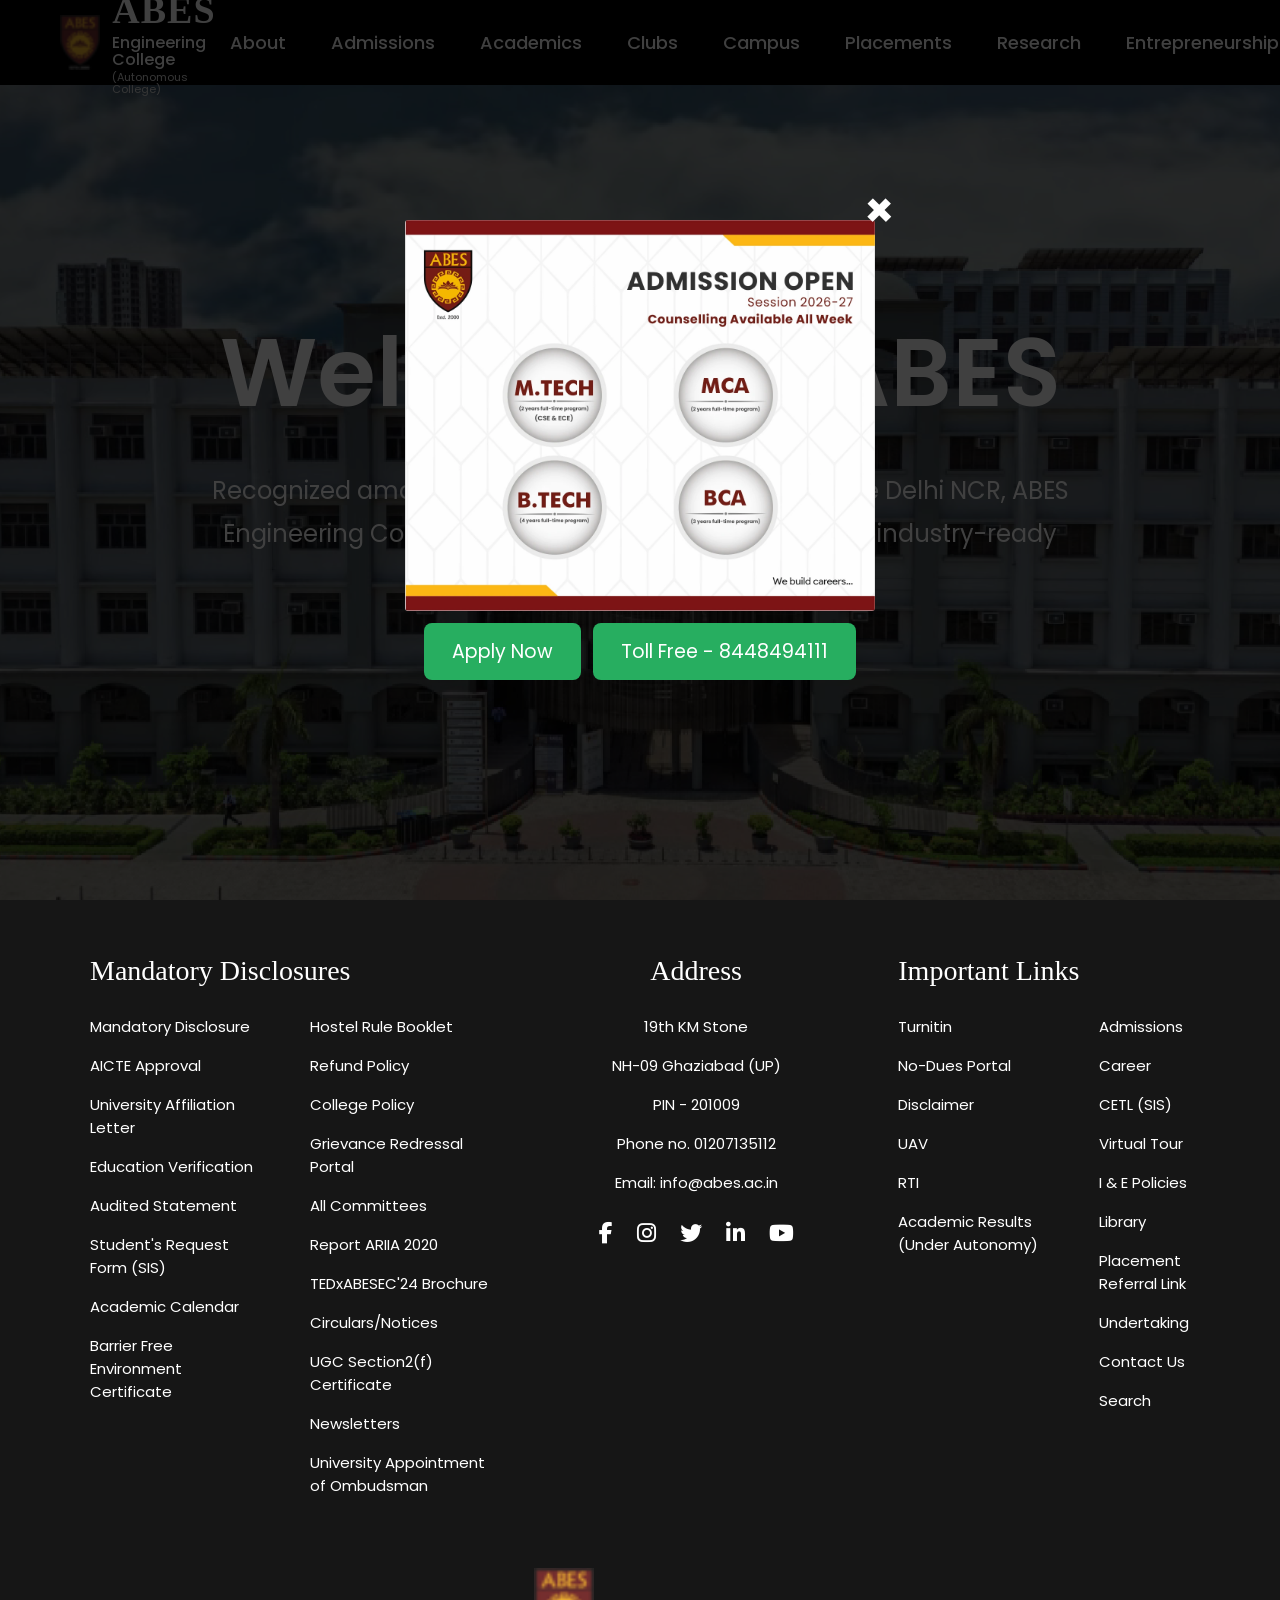
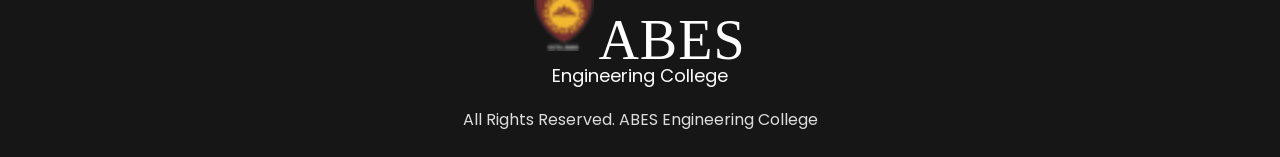
<file: abes webpage/index.html>
<!DOCTYPE html>
<html lang="en">

<head>

    <meta charset="UTF-8">
    <meta name="viewport" content="width=device-width, initial-scale=1.0">

    <title>ABES Engineering College</title>

    <link rel="icon" href="abeslogo.ico">

    <link rel="stylesheet" href="style.css">

    <link
        href="https://fonts.googleapis.com/css2?family=Poppins:wght@300;400;500;600;700&display=swap"
        rel="stylesheet">

    <link rel="stylesheet"
        href="https://cdnjs.cloudflare.com/ajax/libs/font-awesome/6.6.0/css/all.min.css">

</head>

<body>
    <!-- Admission Popup -->

<div id="popup" class="popup">

    <div class="popup-box">

        <span class="close">&times;</span>

        <img src="ABES-EC.webp" alt="Admission Popup">

        <div class="popup-buttons">

            <button class="apply-btn">Apply Now</button>

            <button class="call-btn">Toll Free - 8448494111</button>

        </div>

    </div>

</div>

    <!-- ================= Navbar ================= -->

    <header>

        <nav class="navbar">

            <div class="logo">

    <img src="abeslogo.ico" alt="ABES Logo">

    <div class="logo-text">

        <h2>ABES</h2>

        <h3>Engineering College</h3>

        <p>(Autonomous College)</p>

    </div>

</div>

            <ul class="nav-links">

                <li><a href="#">About</a></li>

                <li><a href="#">Admissions</a></li>

                <li><a href="#">Academics</a></li>

                <li><a href="#">Clubs</a></li>

                <li><a href="#">Campus</a></li>

                <li><a href="#">Placements</a></li>

                <li><a href="#">Research</a></li>

                <li><a href="#">Entrepreneurship</a></li>

            </ul>

        </nav>

    </header>


    <!-- ================= Hero ================= -->

    <section class="hero">

        <div class="overlay"></div>

        <div class="hero-content">

            <h1>Welcome to ABES</h1>

            <p>

                Recognized among the best engineering colleges in the Delhi NCR,

                ABES Engineering College blends academic excellence with

                industry-ready learning.

            </p>

        </div>

    </section>

    
    <!-- ===================== ABES AT A GLANCE ===================== -->

<!-- <section class="glance">

    <div class="pledge">
        <marquee behavior="scroll" direction="left" scrollamount="8">
            "We pledge to position India as a Vishwa Guru in AI, leading innovation, ethics, and education, fulfilling our commitment to excellence."
        </marquee>
    </div>

    <div class="glance-top">

        <div class="left">

            <h2>ABES at a Glance</h2>

        </div>

        <div class="right">

            <p>
                For over two decades, ABES has firmly established itself in
                society as an epitome of outcome-focused learning.
                Its enduring reputation embodies trust and value.
            </p>

        </div>

    </div>

    <hr>

    <div class="stats">

   <div class="stat">
    <h3 class="counter" data-target="2000" data-prefix="Est. ">0</h3>
    <p>Celebrating 26 Years Of Excellence</p>
</div>

    <div class="stat">
    <h3 class="counter" data-target="8090">0</h3>
    <p>Students in Campus</p>
</div>

       <div class="stat">
    <h3 class="counter" data-target="24000" data-suffix="+">0</h3>
    <p>Alumni Worldwide</p>
</div>

      <div class="stat">
<h3 class="counter" data-target="54">0</h3>
<p>Startups Incubated</p>
</div>

        <div class="stat">
<h3 class="counter" data-target="60" data-suffix=" LPA">0</h3>
<p>Highest Package in Placements 2025</p>
</div>

      <div class="stat">
<h3 class="counter" data-target="1692">0</h3>
<p>Offers in Placement 2025</p>
</div>

        <div class="stat">
<h3 class="counter" data-target="15.77" data-suffix=" Acres">0</h3>
<p>Campus With All Modern Facilities</p>
</div>


        <div class="stat">
<h3 class="counter" data-target="500" data-suffix="+">0</h3>
<p>Recruiters</p>
</div>

        <div class="stat">
<h3 class="counter" data-target="2690" data-suffix="+">0</h3>
<p>Scopus Publication</p>
</div>

       <div class="stat">
<h3 class="counter" data-target="375" data-suffix="+">0</h3>
<p>Published Patents</p>
</div>

        <div class="stat">
<h3 class="counter" data-target="9">0</h3>
<p>Granted Patents</p>
</div>

        <div class="stat">
<h3 class="counter" data-target="15" data-suffix=" Lacs">0</h3>
<p>Consultancy Received in 2024-25</p>
</div>
    </div>

</section>-->
<footer class="footer">

    <div class="footer-container">

        <!-- Left -->

        <div class="footer-column">

            <h2>Mandatory Disclosures</h2>

            <div class="footer-links">

                <div>
                    <p>Mandatory Disclosure</p>
                    <p>AICTE Approval</p>
                    <p>University Affiliation Letter</p>
                    <p>Education Verification</p>
                    <p>Audited Statement</p>
                    <p>Student's Request Form (SIS)</p>
                    <p>Academic Calendar</p>
                    <p>Barrier Free Environment Certificate</p>
                </div>

                <div>
                    <p>Hostel Rule Booklet</p>
                    <p>Refund Policy</p>
                    <p>College Policy</p>
                    <p>Grievance Redressal Portal</p>
                    <p>All Committees</p>
                    <p>Report ARIIA 2020</p>
                    <p>TEDxABESEC'24 Brochure</p>
                    <p>Circulars/Notices</p>
                    <p>UGC Section2(f) Certificate</p>
                    <p>Newsletters</p>
                    <p>University Appointment of Ombudsman</p>
                </div>

            </div>

        </div>


        <!-- Center -->

        <div class="footer-column address">

            <h2>Address</h2>

            <p>19th KM Stone</p>

            <p>NH-09 Ghaziabad (UP)</p>

            <p>PIN - 201009</p>

            <p>Phone no. 01207135112</p>

            <p>Email: info@abes.ac.in</p>

            <div class="social-icons">

                <i class="fab fa-facebook-f"></i>

                <i class="fab fa-instagram"></i>

                <i class="fab fa-twitter"></i>

                <i class="fab fa-linkedin-in"></i>

                <i class="fab fa-youtube"></i>

            </div>

        </div>


        <!-- Right -->

        <div class="footer-column">

            <h2>Important Links</h2>

            <div class="footer-links">

                <div>
                    <p>Turnitin</p>
                    <p>No-Dues Portal</p>
                    <p>Disclaimer</p>
                    <p>UAV</p>
                    <p>RTI</p>
                    <p>Academic Results (Under Autonomy)</p>
                </div>

                <div>
                    <p>Admissions</p>
                    <p>Career</p>
                    <p>CETL (SIS)</p>
                    <p>Virtual Tour</p>
                    <p>I & E Policies</p>
                    <p>Library</p>
                    <p>Placement Referral Link</p>
                    <p>Undertaking</p>
                    <p>Contact Us</p>
                    <p>Search</p>
                </div>

            </div>

        </div>

    </div>


    <div class="footer-bottom">

        <img src="abeslogo.ico" alt="ABES Logo">

        <h2>ABES</h2>

        <p>Engineering College</p>

        <span>All Rights Reserved. ABES Engineering College</span>

    </div>

</footer>
<script src="script.js"></script>

</body>

</html>
</file>
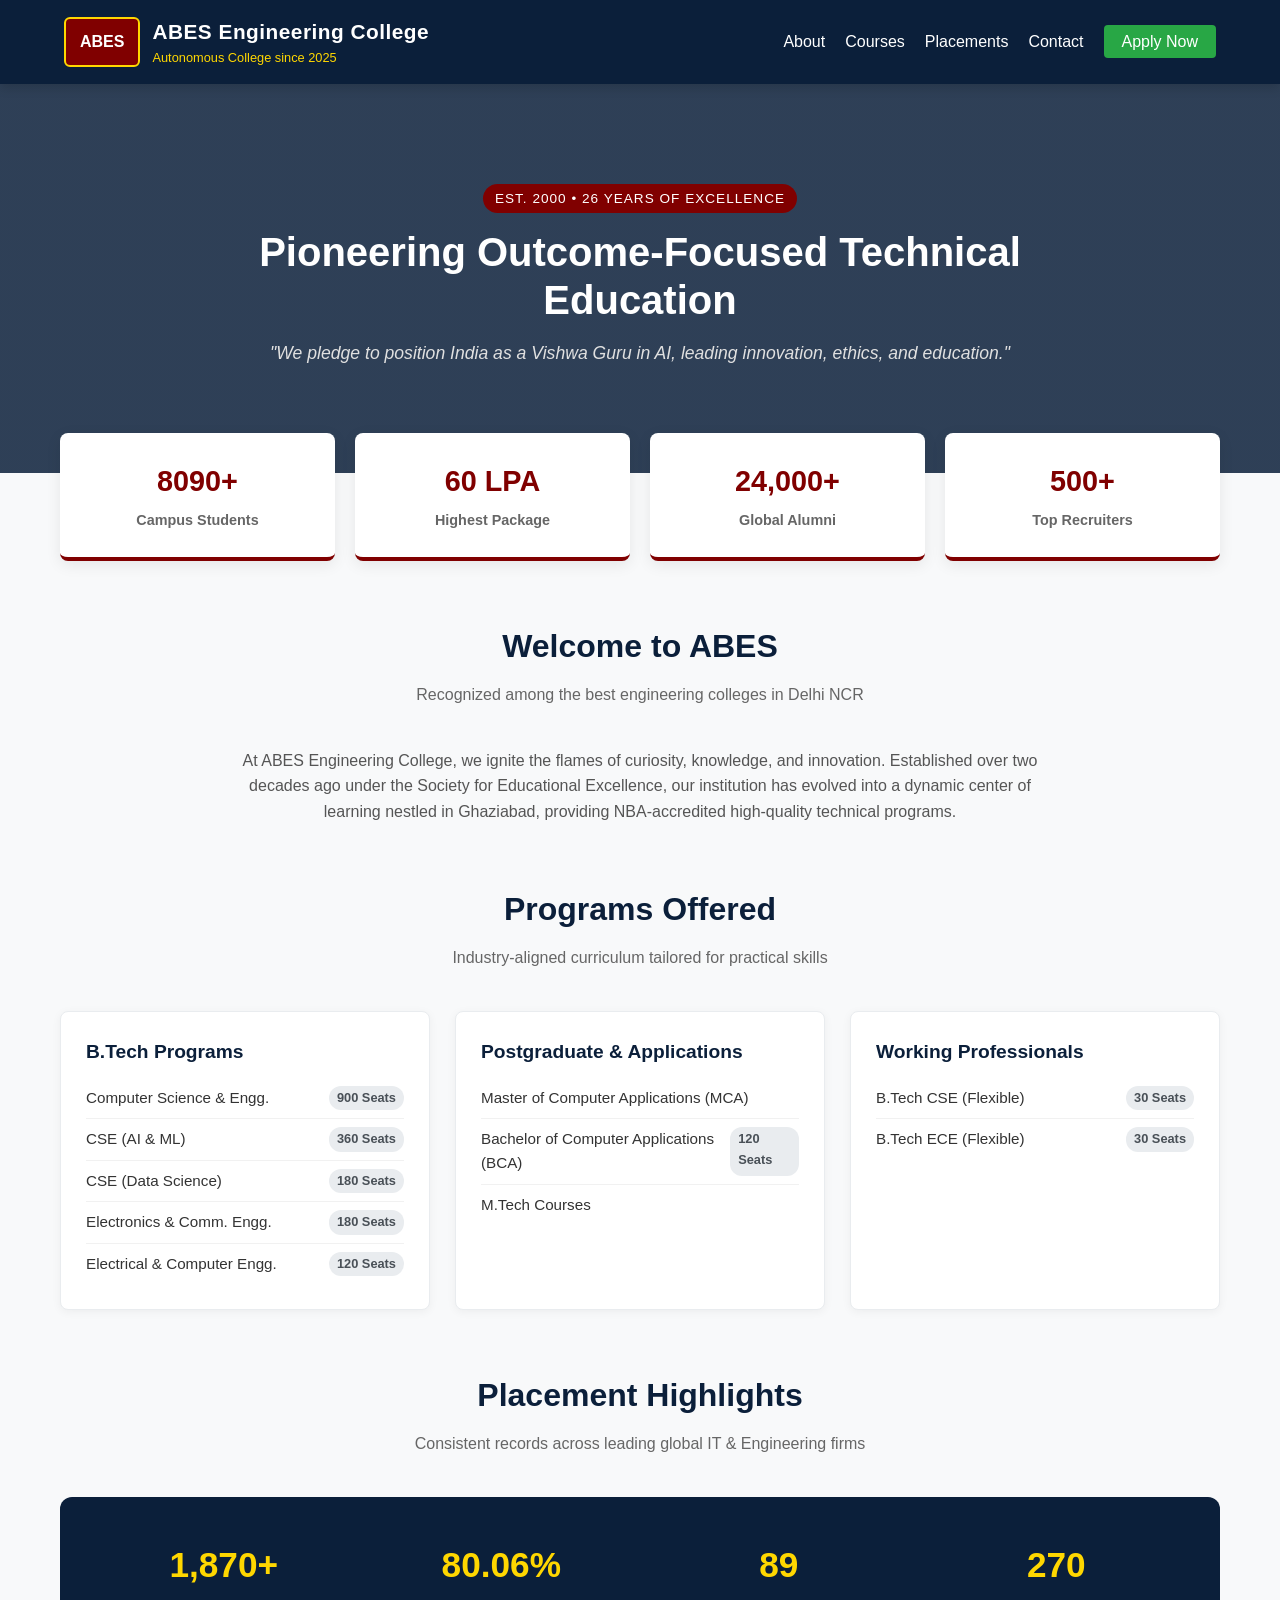
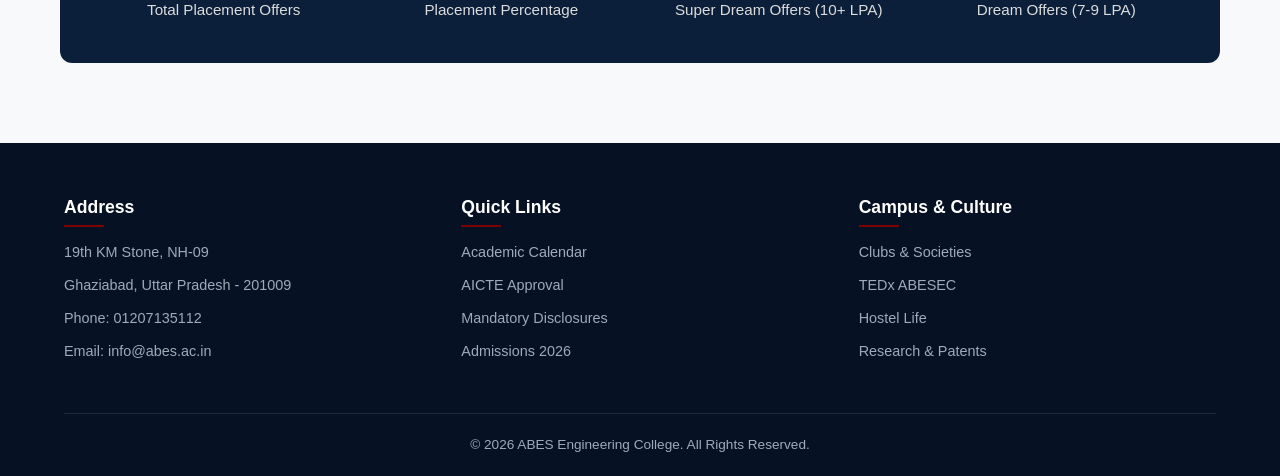
<file: WebTech/collegeWebSiteClone/index.html>
<!DOCTYPE html>
<html lang="en">
<head>
  <meta charset="UTF-8" />
  <meta name="viewport" content="width=device-width, initial-scale=1.0"/>
  <title>ABES Engineering College | Home</title>
  <style>
    /* --- CSS RESET & BASE STYLES --- */
    * {
      box-sizing: border-box;
      margin: 0;
      padding: 0;
      font-family: 'Segoe UI', Tahoma, Geneva, Verdana, sans-serif;
    }

    body {
      background-color: #f8f9fa;
      color: #333333;
      line-height: 1.6;
    }

    a {
      text-decoration: none;
      color: inherit;
    }

    /* --- HEADER & NAVIGATION --- */
    header {
      background-color: #0b1f3a;
      color: #ffffff;
      padding: 15px 5%;
      position: sticky;
      top: 0;
      z-index: 1000;
      box-shadow: 0 4px 10px rgba(0, 0, 0, 0.15);
    }

    .navbar {
      display: flex;
      justify-content: space-between;
      align-items: center;
      max-width: 1200px;
      margin: 0 auto;
    }

    .logo-container {
      display: flex;
      align-items: center;
      gap: 12px;
    }

    .logo-badge {
      background-color: #800000;
      color: #ffffff;
      font-weight: bold;
      padding: 10px 14px;
      border-radius: 6px;
      border: 2px solid #ffd700;
      text-align: center;
    }

    .logo-title h1 {
      font-size: 1.3rem;
      font-weight: 700;
      letter-spacing: 0.5px;
    }

    .logo-title p {
      font-size: 0.8rem;
      color: #ffd700;
    }

    .nav-links {
      display: flex;
      list-style: none;
      gap: 20px;
      align-items: center;
    }

    .nav-links a {
      color: #ffffff;
      font-weight: 500;
      transition: color 0.3s;
    }

    .nav-links a:hover {
      color: #ffd700;
    }

    .btn-apply {
      background-color: #28a745;
      color: #ffffff !important;
      padding: 8px 18px;
      border-radius: 4px;
      font-weight: 600;
      transition: background-color 0.3s;
    }

    .btn-apply:hover {
      background-color: #218838;
    }

    /* --- HERO SECTION --- */
    .hero {
      background: linear-gradient(rgba(11, 31, 58, 0.85), rgba(11, 31, 58, 0.85)),
                  url('https://www.abes.ac.in/assets/HomePage/About%20ABES.webp') center/cover no-repeat;
      color: #ffffff;
      padding: 100px 5% 80px;
      text-align: center;
    }

    .hero-content {
      max-width: 800px;
      margin: 0 auto;
    }

    .hero tag {
      background-color: #800000;
      color: #ffffff;
      font-size: 0.85rem;
      padding: 4px 12px;
      border-radius: 20px;
      display: inline-block;
      margin-bottom: 15px;
      text-transform: uppercase;
      letter-spacing: 1px;
    }

    .hero h2 {
      font-size: 2.5rem;
      margin-bottom: 15px;
      line-height: 1.2;
    }

    .hero p {
      font-size: 1.1rem;
      color: #e0e0e0;
      margin-bottom: 25px;
      font-style: italic;
    }

    /* --- STATS SECTION --- */
    .stats-container {
      max-width: 1200px;
      margin: -40px auto 50px;
      padding: 0 20px;
      display: grid;
      grid-template-columns: repeat(auto-fit, minmax(200px, 1fr));
      gap: 20px;
      position: relative;
      z-index: 10;
    }

    .stat-card {
      background: #ffffff;
      padding: 25px 20px;
      border-radius: 8px;
      text-align: center;
      box-shadow: 0 4px 15px rgba(0, 0, 0, 0.08);
      border-bottom: 4px solid #800000;
    }

    .stat-card h3 {
      font-size: 1.8rem;
      color: #800000;
      margin-bottom: 5px;
    }

    .stat-card p {
      font-size: 0.9rem;
      color: #666666;
      font-weight: 600;
    }

    /* --- SECTION LAYOUTS --- */
    .section {
      max-width: 1200px;
      margin: 60px auto;
      padding: 0 20px;
    }

    .section-title {
      text-align: center;
      font-size: 2rem;
      color: #0b1f3a;
      margin-bottom: 10px;
    }

    .section-subtitle {
      text-align: center;
      color: #666666;
      margin-bottom: 40px;
    }

    /* --- COURSES SECTION --- */
    .courses-grid {
      display: grid;
      grid-template-columns: repeat(auto-fit, minmax(300px, 1fr));
      gap: 25px;
    }

    .course-card {
      background: #ffffff;
      border-radius: 8px;
      padding: 25px;
      box-shadow: 0 2px 10px rgba(0, 0, 0, 0.05);
      border: 1px solid #e9ecef;
      transition: transform 0.3s;
    }

    .course-card:hover {
      transform: translateY(-5px);
    }

    .course-card h4 {
      font-size: 1.2rem;
      color: #0b1f3a;
      margin-bottom: 10px;
    }

    .course-card ul {
      list-style: none;
    }

    .course-card li {
      padding: 8px 0;
      border-bottom: 1px solid #f1f1f1;
      display: flex;
      justify-content: space-between;
      font-size: 0.95rem;
    }

    .course-card li:last-child {
      border-bottom: none;
    }

    .seats-badge {
      background-color: #e9ecef;
      padding: 2px 8px;
      border-radius: 12px;
      font-size: 0.8rem;
      color: #495057;
      font-weight: bold;
    }

    /* --- PLACEMENT HIGHLIGHTS --- */
    .placement-banner {
      background: #0b1f3a;
      color: #ffffff;
      border-radius: 12px;
      padding: 40px;
      display: grid;
      grid-template-columns: repeat(auto-fit, minmax(220px, 1fr));
      gap: 30px;
      text-align: center;
    }

    .placement-item h3 {
      font-size: 2.2rem;
      color: #ffd700;
      margin-bottom: 5px;
    }

    .placement-item p {
      font-size: 0.95rem;
      color: #dcdcdc;
    }

    /* --- FOOTER --- */
    footer {
      background-color: #061224;
      color: #a0aab8;
      padding: 50px 5% 20px;
      margin-top: 80px;
    }

    .footer-content {
      max-width: 1200px;
      margin: 0 auto;
      display: grid;
      grid-template-columns: repeat(auto-fit, minmax(250px, 1fr));
      gap: 40px;
      margin-bottom: 40px;
    }

    .footer-col h4 {
      color: #ffffff;
      font-size: 1.1rem;
      margin-bottom: 20px;
      position: relative;
    }

    .footer-col h4::after {
      content: '';
      position: absolute;
      left: 0;
      bottom: -6px;
      width: 40px;
      height: 2px;
      background-color: #800000;
    }

    .footer-col p, .footer-col li {
      font-size: 0.9rem;
      margin-bottom: 10px;
    }

    .footer-col ul {
      list-style: none;
    }

    .footer-col a:hover {
      color: #ffffff;
    }

    .footer-bottom {
      max-width: 1200px;
      margin: 0 auto;
      padding-top: 20px;
      border-top: 1px solid #1a2a40;
      text-align: center;
      font-size: 0.85rem;
    }

    /* --- RESPONSIVE MEDIA QUERIES --- */
    @media (max-width: 768px) {
      .nav-links {
        display: none; /* Hide on mobile for simplicity */
      }
      
      .hero h2 {
        font-size: 1.8rem;
      }

      .hero p {
        font-size: 0.95rem;
      }
    }
  </style>
</head>
<body>

  <!-- HEADER -->
  <header>
    <div class="navbar">
      <div class="logo-container">
        <div class="logo-badge">ABES</div>
        <div class="logo-title">
          <h1>ABES Engineering College</h1>
          <p>Autonomous College since 2025</p>
        </div>
      </div>
      <ul class="nav-links">
        <li><a href="#about">About</a></li>
        <li><a href="#courses">Courses</a></li>
        <li><a href="#placements">Placements</a></li>
        <li><a href="#contact">Contact</a></li>
        <li><a href="#" class="btn-apply">Apply Now</a></li>
      </ul>
    </div>
  </header>

  <!-- HERO SECTION -->
  <section class="hero">
    <div class="hero-content">
      <tag>Est. 2000 &bull; 26 Years of Excellence</tag>
      <h2>Pioneering Outcome-Focused Technical Education</h2>
      <p>"We pledge to position India as a Vishwa Guru in AI, leading innovation, ethics, and education."</p>
    </div>
  </section>

  <!-- STATS OVERLAY SECTION -->
  <div class="stats-container">
    <div class="stat-card">
      <h3>8090+</h3>
      <p>Campus Students</p>
    </div>
    <div class="stat-card">
      <h3>60 LPA</h3>
      <p>Highest Package</p>
    </div>
    <div class="stat-card">
      <h3>24,000+</h3>
      <p>Global Alumni</p>
    </div>
    <div class="stat-card">
      <h3>500+</h3>
      <p>Top Recruiters</p>
    </div>
  </div>

  <!-- ABOUT SECTION -->
  <section class="section" id="about">
    <h2 class="section-title">Welcome to ABES</h2>
    <p class="section-subtitle">Recognized among the best engineering colleges in Delhi NCR</p>
    <p style="text-align: center; max-width: 800px; margin: 0 auto; color: #555;">
      At ABES Engineering College, we ignite the flames of curiosity, knowledge, and innovation. Established over two decades ago under the Society for Educational Excellence, our institution has evolved into a dynamic center of learning nestled in Ghaziabad, providing NBA-accredited high-quality technical programs.
    </p>
  </section>

  <!-- COURSES SECTION -->
  <section class="section" id="courses">
    <h2 class="section-title">Programs Offered</h2>
    <p class="section-subtitle">Industry-aligned curriculum tailored for practical skills</p>
    
    <div class="courses-grid">
      <div class="course-card">
        <h4>B.Tech Programs</h4>
        <ul>
          <li>Computer Science & Engg. <span class="seats-badge">900 Seats</span></li>
          <li>CSE (AI & ML) <span class="seats-badge">360 Seats</span></li>
          <li>CSE (Data Science) <span class="seats-badge">180 Seats</span></li>
          <li>Electronics & Comm. Engg. <span class="seats-badge">180 Seats</span></li>
          <li>Electrical & Computer Engg. <span class="seats-badge">120 Seats</span></li>
        </ul>
      </div>

      <div class="course-card">
        <h4>Postgraduate & Applications</h4>
        <ul>
          <li>Master of Computer Applications (MCA)</li>
          <li>Bachelor of Computer Applications (BCA) <span class="seats-badge">120 Seats</span></li>
          <li>M.Tech Courses</li>
        </ul>
      </div>

      <div class="course-card">
        <h4>Working Professionals</h4>
        <ul>
          <li>B.Tech CSE (Flexible) <span class="seats-badge">30 Seats</span></li>
          <li>B.Tech ECE (Flexible) <span class="seats-badge">30 Seats</span></li>
        </ul>
      </div>
    </div>
  </section>

  <!-- PLACEMENTS SECTION -->
  <section class="section" id="placements">
    <h2 class="section-title">Placement Highlights</h2>
    <p class="section-subtitle">Consistent records across leading global IT & Engineering firms</p>
    
    <div class="placement-banner">
      <div class="placement-item">
        <h3>1,870+</h3>
        <p>Total Placement Offers</p>
      </div>
      <div class="placement-item">
        <h3>80.06%</h3>
        <p>Placement Percentage</p>
      </div>
      <div class="placement-item">
        <h3>89</h3>
        <p>Super Dream Offers (10+ LPA)</p>
      </div>
      <div class="placement-item">
        <h3>270</h3>
        <p>Dream Offers (7-9 LPA)</p>
      </div>
    </div>
  </section>

  <!-- FOOTER -->
  <footer id="contact">
    <div class="footer-content">
      <div class="footer-col">
        <h4>Address</h4>
        <p>19th KM Stone, NH-09</p>
        <p>Ghaziabad, Uttar Pradesh - 201009</p>
        <p>Phone: 01207135112</p>
        <p>Email: info@abes.ac.in</p>
      </div>

      <div class="footer-col">
        <h4>Quick Links</h4>
        <ul>
          <li><a href="#">Academic Calendar</a></li>
          <li><a href="#">AICTE Approval</a></li>
          <li><a href="#">Mandatory Disclosures</a></li>
          <li><a href="#">Admissions 2026</a></li>
        </ul>
      </div>

      <div class="footer-col">
        <h4>Campus & Culture</h4>
        <ul>
          <li><a href="#">Clubs & Societies</a></li>
          <li><a href="#">TEDx ABESEC</a></li>
          <li><a href="#">Hostel Life</a></li>
          <li><a href="#">Research & Patents</a></li>
        </ul>
      </div>
    </div>

    <div class="footer-bottom">
      <p>&copy; 2026 ABES Engineering College. All Rights Reserved.</p>
    </div>
  </footer>

</body>
</html>
</file>
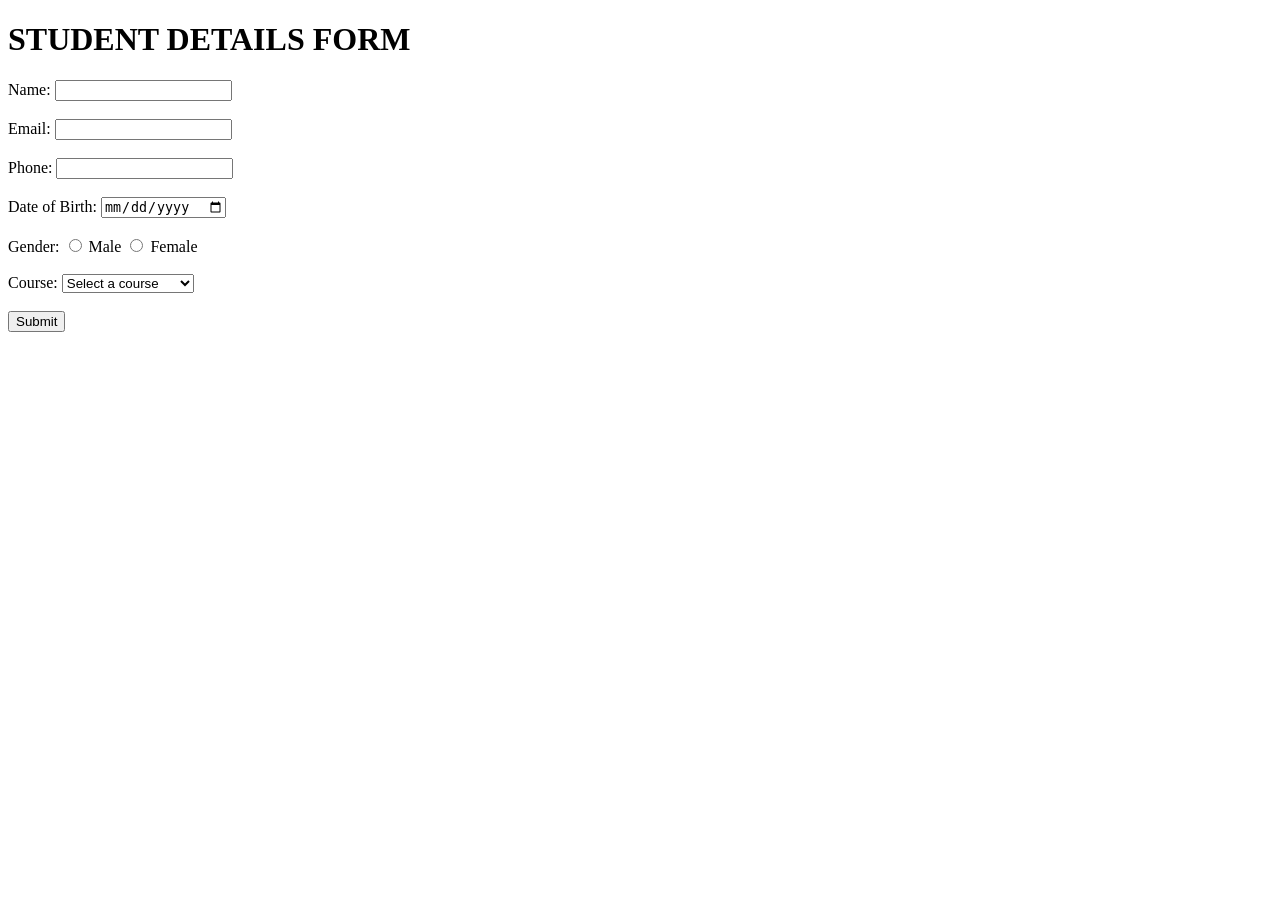
<file: WebTech/classEx/validationform.html>
<!DOCTYPE html>
<html lang="en">
<head>
    <meta charset="UTF-8">
    <meta name="viewport" content="width=device-width, initial-scale=1.0">
    <title>Document</title>
</head>
    <script>
        document.getElementById("studentform").addEventListener("submit", function(event) {
            event.preventDefault(); // Prevent form submission

            // Get form values
            var name = document.getElementById("name").value;
            var email = document.getElementById("email").value;
            var phone = document.getElementById("phone").value;
            var dob = document.getElementById("dob").value;
            var gender = document.querySelector('input[name="gender"]:checked');
            var course = document.getElementById("course").value;
            
            // Validation
            if (!name || !email || !phone || !dob || !gender || !course) {
                alert("Please fill in all fields!");
                return;
            }
            
            // Phone validation (10 digits)
            if (!/^\d{10}$/.test(phone)) {
                alert("Phone number must be 10 digits!");
                return;
            }
            
            // Email validation
            if (!/^[^\s@]+@[^\s@]+\.[^\s@]+$/.test(email)) {
                alert("Please enter a valid email address!");
                return;
            }
            
            alert("Form submitted successfully!");
        });
    </script>
    
<body>
    <!-- design registration form using html, and css and validate form using javascript before submitting the form to server -->

    <h1>STUDENT DETAILS FORM</h1>
    <form id="studentform">
        <label for="name">Name:</label>
        <input type="text" id="name" name="name" required><br><br>
        <label for="email">Email:</label> 
        <input type="email" id="email" name="email" required><br><br>  
        <label for="phone">Phone:</label>
        <input type="tel" id="phone" name="phone" required><br><br>
        <label for="dob">Date of Birth:</label>
        <input type="date" id="dob" name="dob" required><br><br>
        <label for="gender">Gender:</label>
        <input type="radio" id="male" name="gender" value="male" required> Male
        <input type="radio" id="female" name="gender" value="female" required> Female<br><br>
        <label for="course">Course:</label>
        <select id="course" name="course" required>
            <option value="">Select a course</option>
            <option value="computer_science">Computer Science</option>
            <option value="mathematics">Mathematics</option>
            <option value="physics">Physics</option>
        </select><br><br>
        <input type="submit" value="Submit">
    </form>
</body>
</html>
</file>
<file: abes webpage/style.css>
*{
    margin:0;
    padding:0;
    box-sizing:border-box;
    font-family:'Poppins',sans-serif;
}

html{
    scroll-behavior:smooth;
}

body{
    background:#fff;
}

/* Navbar */

.navbar{

    position:fixed;

    top:0;

    width:100%;

    height:85px;

    background:#000;

    display:flex;

    justify-content:space-between;

    align-items:center;

    padding:0 60px;

    z-index:999;
}

.logo img{

    height:65px;
}

.nav-links{

    display:flex;

    list-style:none;

    gap:45px;
}

.nav-links a{

    color:white;

    text-decoration:none;

    font-size:18px;

    font-weight:500;

    transition:.3s;
}

.nav-links a:hover{

    color:#d6b100;
}


/* Hero */

.hero{

    position:relative;

    width:100%;

    height:100vh;

    background:url("abes bg.png") center center/cover no-repeat;

    display:flex;

    justify-content:center;

    align-items:center;

    text-align:center;
}

.overlay{

    position:absolute;

    width:100%;

    height:100%;

    background:rgba(0,0,0,.35);
}

.hero-content{

    position:relative;

    color:white;

    max-width:900px;

    z-index:10;
}

.hero-content h1{

    font-size:95px;

    font-weight:600;

    margin-bottom:25px;
}

.hero-content p{

    font-size:24px;

    line-height:1.8;
}
/* ================= GLANCE SECTION ================= */

.glance{

    width:100%;

    padding:70px 90px;

    background:#fff;

}

.pledge{

    color:#b12635;

    font-size:22px;

    font-weight:600;

    margin-bottom:60px;

    font-family:Georgia, serif;

}

.glance-top{

    display:flex;

    justify-content:space-between;

    align-items:flex-start;

    margin-bottom:35px;

}

.left{

    width:45%;
}

.left h2{

    font-size:62px;

    font-family:Georgia, serif;

    color:#222;

    font-weight:500;

}

.right{

    width:45%;

}

.right p{

    font-size:24px;

    line-height:45px;

    color:#222;

}

.glance hr{

    margin:30px 0 60px;

    border:none;

    border-top:1px solid #ececec;

}

/*=====================*/

.stats{

    display:grid;

    grid-template-columns:repeat(3,1fr);

    gap:60px 120px;

}

.stat{

    opacity:0;

    transform:translateY(60px);

    transition:1s;

}

.stat.show{

    opacity:1;

    transform:translateY(0);

}

.stat h3{

    color:#b12635;

    font-size:52px;

    font-weight:500;

    margin-bottom:12px;

}

.stat p{

    font-size:27px;

    color:#111;

    font-weight:500;

    line-height:38px;
}

 /* ====================== FOOTER ====================== */

.footer{
    background:#161616;
    color:#fff;
    padding:55px 90px 25px;
}

.footer-container{

    display:grid;

    grid-template-columns:1.8fr 1fr 1.3fr;

    gap:90px;

    align-items:flex-start;

}

.footer-column h2{

    font-size:28px;

    font-weight:500;

    margin-bottom:28px;

    font-family:Georgia,serif;

}

.footer-links{

    display:flex;

    gap:55px;

}

.footer-links p{

    font-size:15px;

    font-weight:400;

    margin-bottom:16px;

    cursor:pointer;

    transition:.3s;

}

.footer-links p:hover{

    color:#d4a017;

    padding-left:6px;

}

.address{

    text-align:center;

}

.address p{

    font-size:15px;

    margin-bottom:16px;

}

.social-icons{

    margin-top:28px;

}

.social-icons i{

    font-size:22px;

    margin:0 10px;

    transition:.3s;

    cursor:pointer;

}

.social-icons i:hover{

    color:#d4a017;

    transform:translateY(-3px);

}

.footer-bottom{

    text-align:center;

    margin-top:55px;

}

.footer-bottom img{

    width:60px;

    margin-bottom:8px;

}

.footer-bottom h2{

    display:inline;

    font-family:Georgia,serif;

    font-size:56px;

    font-weight:500;

    letter-spacing:1px;

}

.footer-bottom p{

    margin-top:-10px;

    font-size:18px;

}

.footer-bottom span{

    display:block;

    margin-top:18px;

    font-size:16px;

    color:#ddd;

}
.footer-bottom span{

    display:block;

    margin-top:18px;

    font-size:16px;

    color:#ddd;

}
.logo{

    display:flex;

    align-items:center;

    gap:12px;

}

.logo img{

    width:55px;

    height:55px;

}

.logo-text{

    color:#fff;

    line-height:1.1;

}

.logo-text h2{

    font-family:Georgia, serif;

    font-size:38px;

    font-weight:600;

    margin:0;

    letter-spacing:1px;

}

.logo-text h3{

    font-size:16px;

    font-weight:500;

    margin:2px 0;

}

.logo-text p{

    font-size:11px;

    color:#d6d6d6;

    margin:0;

}
/* ================= Admission Popup ================= */

.popup{

    position:fixed;

    top:0;

    left:0;

    width:100%;

    height:100%;

    background:rgba(0,0,0,.75);

    display:flex;

    justify-content:center;

    align-items:center;

    z-index:99999;

}

.popup-box{

    position:relative;

    animation:popup .4s ease;

}

.popup-box img{

    width:470px;

    display:block;

    border-radius:3px;

}

.close{

    position:absolute;

    top:-45px;

    right:-20px;

    font-size:48px;

    color:#fff;

    cursor:pointer;

    font-weight:bold;

}

.popup-buttons{

    display:flex;

    justify-content:center;

    gap:12px;

    margin-top:12px;

}

.popup-buttons button{

    border:none;

    color:#fff;

    padding:14px 28px;

    border-radius:8px;

    font-size:19px;

    cursor:pointer;

}

.apply-btn{

    background:#27ae60;

}

.call-btn{

    background:#27ae60;

}

.popup-buttons button:hover{

    background:#1f8b4d;

}

@keyframes popup{

    from{

        transform:scale(.7);

        opacity:0;

    }

    to{

        transform:scale(1);

        opacity:1;

    }

}
</file>
